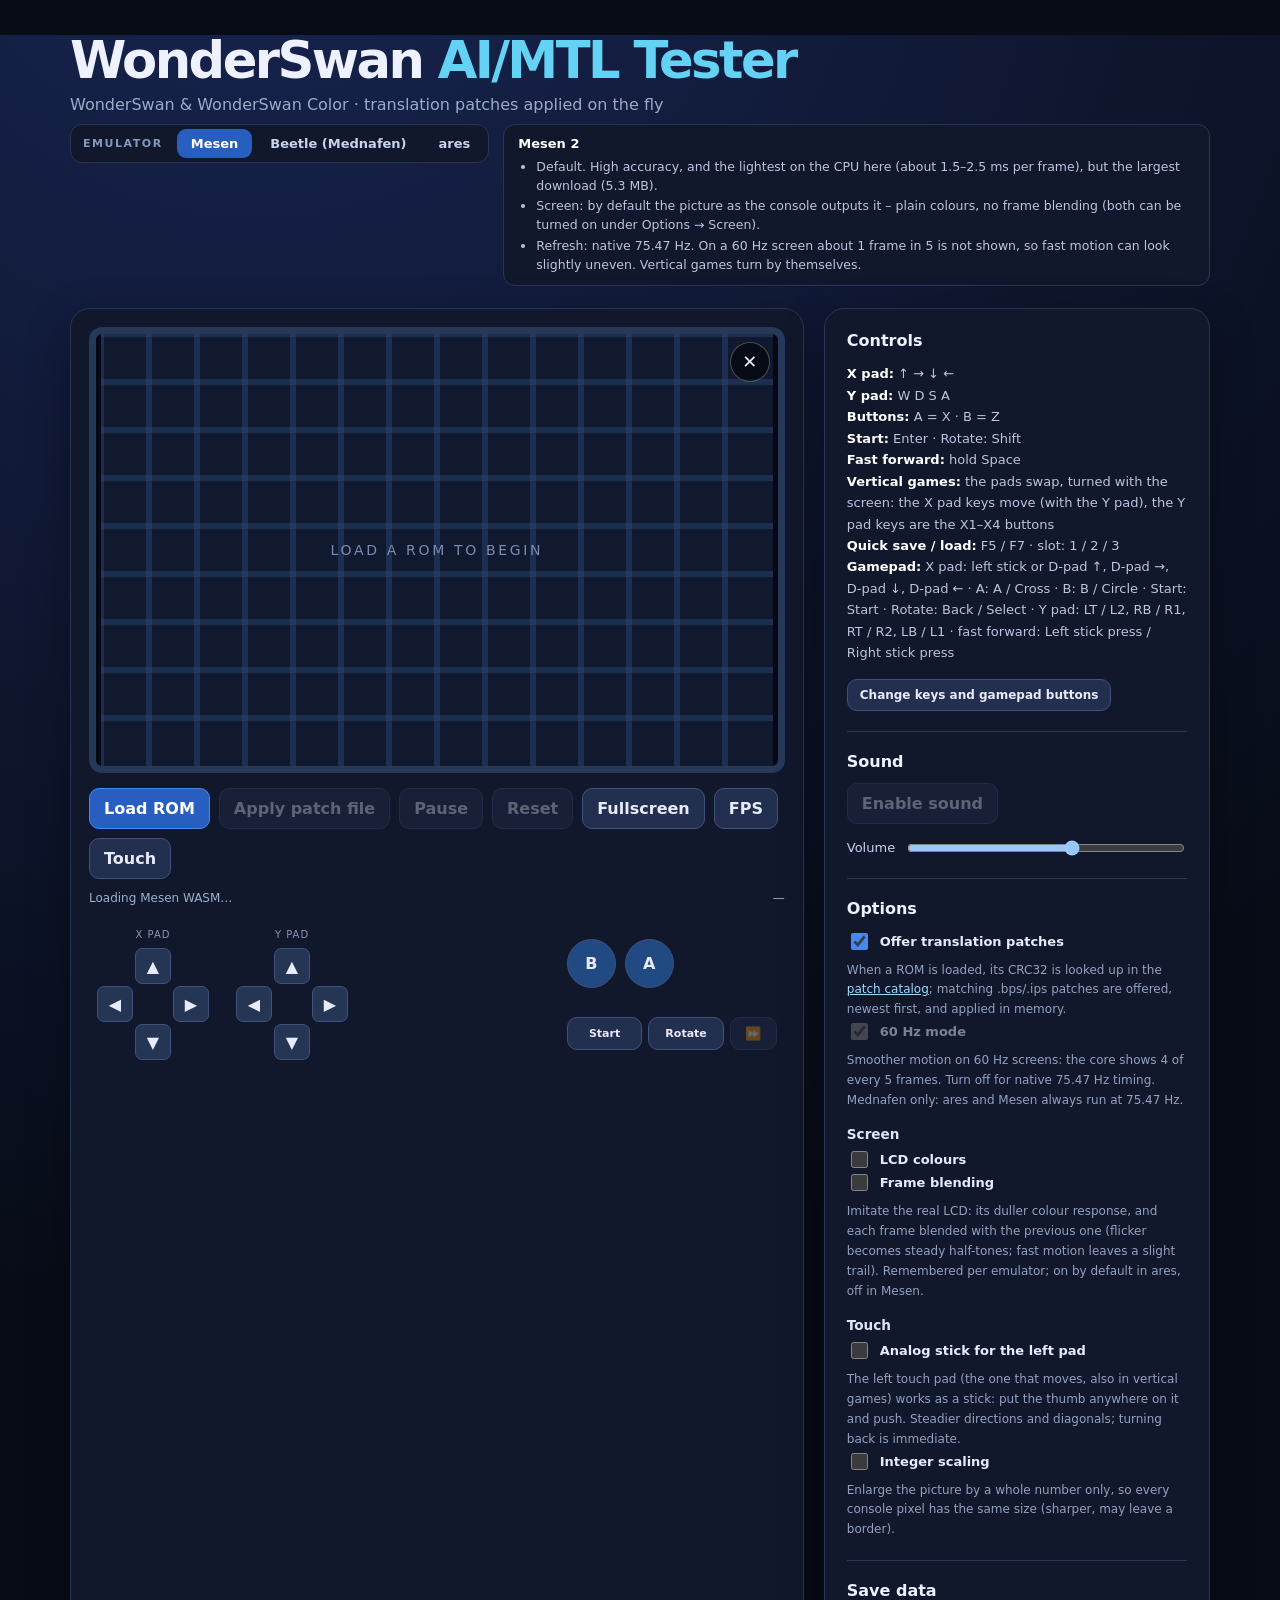
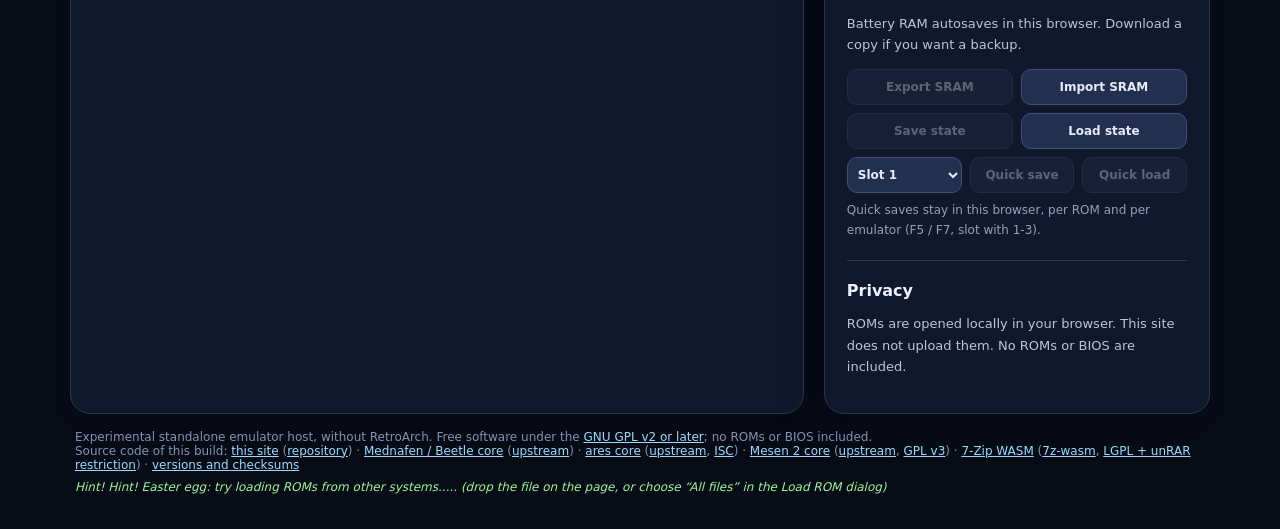
<file: index.html>
<!doctype html>
<html lang="en">
<head>
<meta charset="utf-8">
<meta http-equiv="Content-Security-Policy" content="default-src 'self'; script-src 'self' 'wasm-unsafe-eval' blob:; connect-src 'self' https://raw.githubusercontent.com; img-src 'self' data:; style-src 'self'; font-src 'self'; media-src 'self' blob:; object-src 'none'; base-uri 'none'; form-action 'none'">
<meta name="referrer" content="no-referrer"><meta name="viewport" content="width=device-width, initial-scale=1">
<meta name="theme-color" content="#0b1020">
<title>WonderSwan AI/MTL Tester</title>
<link rel="stylesheet" href="./style.css">
</head>
<body>
<main class="shell">
 <header><h1>WonderSwan <span>AI/MTL Tester</span></h1><p>WonderSwan &amp; WonderSwan Color · translation patches applied on the fly</p>
  <div class="core-row"><fieldset class="core-picker"><legend>Emulator</legend><label><input type="radio" name="core" value="mesen" checked><span>Mesen</span></label><label><input type="radio" name="core" value="beetle"><span>Beetle (Mednafen)</span></label><label><input type="radio" name="core" value="ares"><span>ares</span></label></fieldset>
  <div id="core-info" class="core-info" aria-live="polite"></div></div></header>
 <div class="layout">
 <section class="play-area" aria-label="Emulator">
  <div class="screen-wrap"><canvas id="screen" width="224" height="144" aria-label="WonderSwan screen"></canvas><div id="overlay">LOAD A ROM TO BEGIN</div><div id="fps-counter" class="fps-counter" aria-live="off" hidden></div><button id="fs-exit" class="fs-exit" title="Leave fullscreen" aria-label="Leave fullscreen" hidden>✕</button></div>
  <div class="toolbar"><label class="primary file-button">Load ROM<input type="file" id="rom" accept=".ws,.wsc,.pc2,.zip,.7z" hidden></label><label class="file-button disabled" id="patch-file-label" title="Apply a .bps / .ips patch from this computer to the loaded ROM">Apply patch file<input type="file" id="patch-file" accept=".bps,.ips" hidden disabled></label><button id="pause" disabled>Pause</button><button id="reset" disabled>Reset</button><button id="fullscreen">Fullscreen</button><button id="fps-toggle" aria-pressed="false" title="Show the frames per second the emulator runs, and its speed (100% = the real console)">FPS</button><button id="fs-touch" aria-pressed="false" title="In fullscreen, show the touch controls over the picture">Touch</button></div>
  <div class="status"><span id="status">Initializing…</span><span id="fps">—</span></div><p id="notice" class="notice" role="status" hidden></p>
  <div class="touch-controls" aria-label="Touch controls">
   <div class="pads"><div><small>X PAD</small><div class="dpad"><button class="up" data-bit="4">▲</button><button class="left" data-bit="6">◀</button><button class="right" data-bit="7">▶</button><button class="down" data-bit="5">▼</button></div></div><div><small>Y PAD</small><div class="dpad"><button class="up" data-bit="13">▲</button><button class="left" data-bit="10">◀</button><button class="right" data-bit="11">▶</button><button class="down" data-bit="12">▼</button></div></div></div>
   <div class="action-pad"><button class="bubble" data-bit="0">B</button><button class="bubble" data-bit="8">A</button><div class="small-buttons"><button data-bit="3">Start</button><button data-bit="2">Rotate</button><button id="ff" class="ff" disabled title="Fast forward while held (Space)">⏩</button></div></div>
  </div>
 </section>
 <aside class="settings">
  <h2>Controls</h2><p id="controls-help"></p><button id="remap" class="remap">Change keys and gamepad buttons</button>
  <hr><h2>Sound</h2><button id="sound" aria-pressed="false" disabled>Enable sound</button><div class="volume"><label for="volume">Volume</label><input id="volume" type="range" min="0" max="100" value="60"></div>
  <hr><h2>Options</h2><label class="check"><input type="checkbox" id="opt-patches" checked> Offer translation patches</label><p class="hint">When a ROM is loaded, its CRC32 is looked up in the <a href="https://github.com/mariovirgili/WonderSwan_bps_repo/blob/main/TITLES.md" target="_blank" rel="noopener">patch catalog</a>; matching .bps/.ips patches are offered, newest first, and applied in memory.</p>
  <label class="check"><input type="checkbox" id="opt-60hz" checked> 60 Hz mode</label><p class="hint">Smoother motion on 60 Hz screens: the core shows 4 of every 5 frames. Turn off for native 75.47 Hz timing.<span id="opt-60hz-note" hidden> Mednafen only: ares and Mesen always run at 75.47 Hz.</span></p>
  <h3>Screen</h3><label class="check"><input type="checkbox" id="opt-lcd"> LCD colours</label><label class="check"><input type="checkbox" id="opt-blend"> Frame blending</label><p class="hint">Imitate the real LCD: its duller colour response, and each frame blended with the previous one (flicker becomes steady half-tones; fast motion leaves a slight trail). Remembered per emulator; on by default in ares, off in Mesen.<span id="opt-screen-note" hidden> Mesen and ares only.</span></p>
  <h3>Touch</h3><label class="check"><input type="checkbox" id="opt-stick"> Analog stick for the left pad</label><p class="hint">The left touch pad (the one that moves, also in vertical games) works as a stick: put the thumb anywhere on it and push. Steadier directions and diagonals; turning back is immediate.</p>
  <label class="check"><input type="checkbox" id="opt-integer"> Integer scaling</label><p class="hint">Enlarge the picture by a whole number only, so every console pixel has the same size (sharper, may leave a border).</p>
  <hr><h2>Save data</h2><p>Battery RAM autosaves in this browser. Download a copy if you want a backup.</p><div class="button-grid"><button id="export-save" disabled>Export SRAM</button><label class="button-like">Import SRAM<input id="import-save" type="file" accept=".sav,.srm" hidden></label><button id="export-state" disabled>Save state</button><label class="button-like">Load state<input id="import-state" type="file" accept=".state,.bin" hidden></label></div><div class="quick"><select id="slot" aria-label="Quick-save slot"><option value="1">Slot 1</option><option value="2">Slot 2</option><option value="3">Slot 3</option></select><button id="qsave" disabled>Quick save</button><button id="qload" disabled>Quick load</button></div><p class="hint">Quick saves stay in this browser, per ROM and per emulator (F5 / F7, slot with 1-3).</p>
  <hr><h2>Privacy</h2><p>ROMs are opened locally in your browser. This site does not upload them. No ROMs or BIOS are included.</p>
 </aside>
 </div>
 <footer>Experimental standalone emulator host, without RetroArch. Free software under the <a href="./COPYING" target="_blank">GNU GPL v2 or later</a>; no ROMs or BIOS included.<br>
  Source code of this build: <a href="./source/wonderswan-ai-mtl-tester-source.tar.gz">this site</a> (<a href="https://github.com/mariovirgili/wonderswan-web" target="_blank" rel="noopener">repository</a>) ·
  <a href="./source/beetle-wswan-source.tar.gz">Mednafen / Beetle core</a> (<a href="https://github.com/libretro/beetle-wswan-libretro" target="_blank" rel="noopener">upstream</a>) ·
  <a href="./source/ares-source.tar.gz">ares core</a> (<a href="https://github.com/ares-emulator/ares" target="_blank" rel="noopener">upstream</a>, <a href="./ares-LICENSE.txt" target="_blank">ISC</a>) ·
  <a href="./source/mesen-source.tar.gz">Mesen 2 core</a> (<a href="https://github.com/libretro/MesenCE" target="_blank" rel="noopener">upstream</a>, <a href="./mesen-LICENSE.txt" target="_blank">GPL v3</a>) ·
  <a href="./source/7z-wasm-1.2.0-source.tar.gz">7-Zip WASM</a> (<a href="https://github.com/use-strict/7z-wasm" target="_blank" rel="noopener">7z-wasm</a>, <a href="./vendor/7z/License.txt" target="_blank">LGPL + unRAR restriction</a>) ·
  <a href="./source/SOURCES.txt" target="_blank">versions and checksums</a><br>
  <span class="hint-egg">Hint! Hint! Easter egg: try loading ROMs from other systems..... (drop the file on the page, or choose “All files” in the Load ROM dialog)</span></footer>
</main>
<dialog id="patch-dialog" aria-labelledby="patch-title">
 <form method="dialog" class="patch-form">
  <h2 id="patch-title">Translation patches available</h2>
  <p id="patch-rom" class="patch-rom"></p>
  <p id="patch-count" class="hint"></p>
  <div id="patch-list" class="patch-list" role="radiogroup" aria-labelledby="patch-title"></div>
  <div class="patch-actions"><button value="original" type="submit">Play original</button><button value="apply" type="submit" class="primary" id="patch-apply">Apply patch and play</button></div>
 </form>
</dialog>
<dialog id="keys-dialog" aria-labelledby="keys-title">
 <form method="dialog" class="patch-form">
  <h2 id="keys-title">Keys and gamepad buttons</h2>
  <p class="hint">Click a key or button, then press the new one (Esc cancels). Saved in this browser. F5 / F7 (quick save / load) and 1–3 (slot) stay as they are; the gamepad's left stick always moves the X pad.</p>
  <table class="keys-table"><thead><tr><th>WonderSwan</th><th>Keyboard</th><th>Gamepad</th></tr></thead><tbody id="keys-rows"></tbody></table>
  <div class="patch-actions"><button type="button" id="keys-reset">Reset to defaults</button><button value="done" type="submit" class="primary">Done</button></div>
 </form>
</dialog>
<dialog id="rom-dialog" aria-labelledby="rom-title">
 <form method="dialog" class="patch-form">
  <h2 id="rom-title">Choose a ROM</h2>
  <p id="rom-archive" class="patch-rom"></p>
  <div id="rom-list" class="patch-list" role="radiogroup" aria-labelledby="rom-title"></div>
  <div class="patch-actions"><button value="cancel" type="submit">Cancel</button><button value="ok" type="submit" class="primary" id="rom-ok">Load</button></div>
 </form>
</dialog>
<script src="./archive.js" defer></script><script src="./patches.js" defer></script><script src="./app.js" defer></script>
</body></html>
</file>
<file: style.css>
:root{color-scheme:dark;font-family:system-ui,-apple-system,Segoe UI,Arial,sans-serif;color:#eef1ff;background:#080c17}*{box-sizing:border-box}body{margin:0;background:radial-gradient(circle at 20% -10%,#182552,transparent 60%),#080c17}.shell{width:min(1140px,96vw);margin:35px auto}header{margin-bottom:22px}h1{font-size:clamp(2rem,5vw,3.2rem);letter-spacing:-.05em;line-height:1;margin:9px 0}h1 span{color:#64d2f4}header p{color:#9daac7;margin:7px 0}.tag{font-size:11px;letter-spacing:.19em;font-weight:800;color:#7f9fee}h2{font-size:1rem;margin:0 0 12px}.layout{display:grid;grid-template-columns:minmax(0,1.9fr) minmax(260px,1fr);gap:20px}.play-area,.settings{background:#11182b;border:1px solid #293653;border-radius:20px;padding:18px;box-shadow:0 15px 45px #0005}.screen-wrap{min-height:240px;border-radius:13px;position:relative;background:#060913;border:7px solid #263958;display:grid;place-items:center;overflow:hidden}.screen-wrap canvas{width:min(100%,672px);max-height:70vh;image-rendering:pixelated;image-rendering:crisp-edges;aspect-ratio:224/144;background:#0a1225;object-fit:contain}.screen-wrap canvas.portrait{width:min(65%,340px);aspect-ratio:144/224}.screen-wrap:fullscreen,.screen-wrap.pseudo-full{background:#090e1a}.screen-wrap:fullscreen,.screen-wrap.pseudo-full{border:0;border-radius:0}.screen-wrap:fullscreen canvas,.screen-wrap.pseudo-full canvas{position:absolute;inset:0;margin:auto;width:100%;height:100%;max-height:100%;aspect-ratio:auto;object-fit:contain}.screen-wrap.pseudo-full{position:fixed;inset:0;z-index:50;border:0;border-radius:0;min-height:0}.fs-exit{position:absolute;top:max(8px,env(safe-area-inset-top));right:max(8px,env(safe-area-inset-right));z-index:3;width:40px;height:40px;padding:0;border-radius:50%;background:#0008;border-color:#fff4;font-size:18px;line-height:1}.touch-controls.on-screen{position:absolute;left:0;right:0;bottom:0;z-index:2;display:flex;justify-content:space-between;align-items:flex-end;gap:10px;padding:10px max(12px,env(safe-area-inset-right)) max(14px,env(safe-area-inset-bottom)) max(12px,env(safe-area-inset-left));pointer-events:none;opacity:.6}.touch-controls.on-screen>*{pointer-events:auto}.touch-controls.on-screen small{display:none}.touch-controls.on-screen button{background:#ffffff1f;border-color:#ffffff66;color:#fff;-webkit-user-select:none;user-select:none}.touch-controls.on-screen .pads{gap:12px}.touch-controls.on-screen button:hover:not(:disabled){background:#ffffff1f}.touch-controls.on-screen button.pressed{background:#55abdfcc!important}@media (orientation:portrait){.screen-wrap:has(.on-screen) canvas{object-position:50% 22%}}.touch-controls.on-screen .dpad{grid-template-columns:repeat(3,clamp(34px,10vmin,52px));grid-template-rows:repeat(3,clamp(34px,10vmin,52px))}@media (orientation:landscape){.touch-controls.on-screen .dpad.stick-mode{grid-template-columns:repeat(3,clamp(44px,12vmin,62px));grid-template-rows:repeat(3,clamp(44px,12vmin,62px))}}.touch-controls.on-screen .bubble{width:clamp(50px,14vmin,70px);height:clamp(50px,14vmin,70px);font-size:1.2em}.touch-controls.on-screen .action-pad{max-width:clamp(150px,36vmin,220px);justify-content:flex-end}@media (orientation:landscape){.touch-controls.on-screen{top:0;align-items:center}.touch-controls.on-screen .pads{flex-direction:column;gap:18px}}.fps-counter{position:absolute;top:6px;left:6px;padding:2px 7px;border-radius:6px;background:#000a;color:#9df59d;font:700 12px/1.4 ui-monospace,SFMono-Regular,Menlo,Consolas,monospace;pointer-events:none;white-space:nowrap}#fs-touch[aria-pressed=true],#fps-toggle[aria-pressed=true]{background:#275ec0;border-color:#4688f2}#overlay{position:absolute;color:#7a8baf;letter-spacing:.19em;font-size:clamp(10px,1.5vw,14px);pointer-events:none;text-align:center}.toolbar{display:flex;flex-wrap:wrap;gap:9px;margin-top:15px}button,.file-button,.button-like{font:inherit;font-weight:700;border:1px solid #40517b;color:#e7ebfc;background:#222f4e;border-radius:10px;padding:10px 14px;cursor:pointer;touch-action:none;display:inline-block;text-align:center}button:hover:not(:disabled),.file-button:hover,.button-like:hover{background:#334772}button:disabled{opacity:.36;cursor:not-allowed}.primary{background:#275ec0;border-color:#4688f2;color:white}.status{display:flex;justify-content:space-between;gap:10px;color:#9ab0cd;font-size:12px;margin-top:12px;min-height:18px}.settings{padding:22px}.settings p{font-size:13px;color:#bac5df;line-height:1.65}.settings b{color:white}.settings hr{border:0;border-top:1px solid #2b3753;margin:20px 0}.button-grid{display:grid;grid-template-columns:1fr 1fr;gap:8px}.button-grid button,.button-grid .button-like{font-size:12px;padding:10px 5px}.volume{display:flex;align-items:center;gap:10px;margin-top:14px;color:#c9d3ed;font-size:13px}.volume input{flex:1;min-width:0}.touch-controls,.touch-controls *{touch-action:none;-webkit-touch-callout:none;-webkit-user-select:none;user-select:none}.screen-wrap:fullscreen,.screen-wrap.pseudo-full{touch-action:none}.touch-controls{display:flex;justify-content:space-between;gap:18px;padding:20px 8px 3px;user-select:none}.pads{display:flex;gap:27px}.pads small{color:#8498bb;display:block;text-align:center;font-size:10px;margin-bottom:8px;letter-spacing:.1em}.dpad{position:relative;display:grid;grid-template-columns:repeat(3,36px);grid-template-rows:repeat(3,36px);gap:2px}.dpad button{padding:0;border-radius:7px;background:#253654}.dpad .up{grid-column:2;grid-row:1}.dpad .left{grid-column:1;grid-row:2}.dpad .right{grid-column:3;grid-row:2}.dpad .down{grid-column:2;grid-row:3}.dpad .knob{display:none}.dpad.stick-mode{border-radius:50%;background:radial-gradient(circle,#ffffff14 0 55%,#ffffff08 56%);box-shadow:inset 0 0 0 2px #ffffff40}.dpad.stick-mode button{visibility:hidden}.dpad.stick-mode .knob{display:block;position:absolute;left:30%;top:30%;width:40%;height:40%;border-radius:50%;background:#7aa7e6aa;border:2px solid #ffffffaa;pointer-events:none;transform:translate(var(--kx,0px),var(--ky,0px))}.dpad.stick-mode.stick-active .knob{background:#55abdfdd}.touch-controls button.pressed{background:#55abdf!important;color:#071022}.action-pad{display:flex;align-items:center;gap:9px;flex-wrap:wrap;max-width:210px}.bubble{width:49px;height:49px;border-radius:50%;padding:0;background:#214a83}.small-buttons{display:flex;gap:6px;width:100%}.small-buttons button{flex:1;font-size:11px;padding:8px 1px}footer{font-size:12px;color:#8392b4;margin:16px 5px}.hint-egg{display:inline-block;margin-top:8px;color:#9df59d;font-style:italic}a{color:#9ddafd}@media(max-width:840px){.layout{grid-template-columns:1fr}.settings{order:2}.shell{margin:15px auto}.pads{gap:14px}.dpad{grid-template-columns:repeat(3,29px);grid-template-rows:repeat(3,29px)}.screen-wrap{min-height:190px}.touch-controls{padding:18px 0 2px}}
.check{display:flex;align-items:center;gap:9px;font-size:13px;font-weight:700;color:#e7ebfc;cursor:pointer}.check input{width:17px;height:17px;accent-color:#4688f2}.settings p.hint{font-size:12px;color:#93a1c0;margin:8px 0 0}
#sound.active{background:#1f5b45;border-color:#3fa77c}#sound.active:hover:not(:disabled){background:#27704f}
#patch-dialog{background:#11182b;color:#eef1ff;border:1px solid #3a4c74;border-radius:18px;padding:0;width:min(640px,calc(100vw - 32px));max-height:min(86vh,760px);box-shadow:0 25px 70px #000a}#patch-dialog::backdrop{background:#03060ecc}.patch-form{display:flex;flex-direction:column;max-height:min(86vh,760px);padding:20px 22px}.patch-form h2{margin:0 0 6px;font-size:1.15rem}.patch-rom{margin:0;color:#9ddafd;font-size:13px;font-weight:700;overflow-wrap:anywhere}.patch-form .hint{font-size:12px;color:#93a1c0;margin:6px 0 12px}.patch-list{overflow:auto;display:flex;flex-direction:column;gap:8px;padding-right:2px;margin-bottom:16px}.patch-item{display:flex;gap:12px;align-items:flex-start;border:1px solid #2b3753;background:#0d1426;border-radius:12px;padding:11px 12px;cursor:pointer}.patch-item:has(input:checked){border-color:#4688f2;background:#152547}.patch-item input{margin-top:3px;accent-color:#4688f2;width:17px;height:17px;flex:none}.patch-text{display:flex;flex-direction:column;gap:3px;min-width:0}.patch-text strong{font-size:14px}.patch-variant{font-size:12px;color:#aebbd8;overflow-wrap:anywhere}.patch-meta{display:flex;flex-wrap:wrap;gap:5px;align-items:center;margin-top:3px;font-size:11px;color:#93a1c0}.chip{border:1px solid #3a4c74;border-radius:999px;padding:1px 8px;color:#d6def3}.chip.new{border-color:#3fa77c;color:#7fe0b5}.chip.old{border-color:#7a5a3a;color:#e0b07f}.patch-src{margin-left:2px}.patch-actions{display:flex;justify-content:flex-end;gap:9px;flex-wrap:wrap}
.patch-group{display:flex;align-items:baseline;gap:8px;margin:10px 2px 0;padding-top:10px;border-top:2px solid #3a4c74;font-size:12px}.patch-group:first-child{margin-top:0;padding-top:0;border-top:0}.patch-group-name{font-weight:800;color:#9ddafd;letter-spacing:.02em}.patch-group-repo{color:#7f8db0;overflow-wrap:anywhere}
/* Emulator core picker (header) */
.core-picker{display:inline-flex;align-items:center;gap:4px;border:1px solid #293653;border-radius:12px;background:#11182b;padding:4px;margin:10px 0 0}
.core-picker legend{float:left;padding:0 10px 0 8px;color:#8498bb;font-size:11px;font-weight:800;letter-spacing:.14em;text-transform:uppercase}
.core-picker label{position:relative;cursor:pointer}
.core-picker input{position:absolute;opacity:0;inset:0;margin:0;cursor:pointer}
.core-picker span{display:block;padding:7px 14px;border-radius:9px;font-size:13px;font-weight:700;color:#c9d3ed}
.core-picker label:hover span{background:#1d2a47}
.core-picker input:checked+span{background:#275ec0;color:#fff}
.core-picker input:focus-visible+span{outline:2px solid #64d2f4;outline-offset:1px}
/* Core picker + what sets the chosen core apart */
.core-row{display:flex;flex-wrap:wrap;align-items:flex-start;gap:14px;margin-top:10px}
.core-row .core-picker{margin:0;flex:none}
.core-info{flex:1 1 360px;min-width:0;max-width:760px;font-size:12.5px;line-height:1.5;color:#bac5df;background:#11182b;border:1px solid #293653;border-radius:12px;padding:9px 14px}
.core-info:empty{display:none}
.core-info strong{color:#fff;font-size:13px}
.core-info ul{margin:4px 0 0;padding-left:18px}
.core-info li{margin:2px 0}
/* Patch file button, fast forward, quick-save slots, screen options */
.file-button.disabled{opacity:.36;cursor:not-allowed;pointer-events:none}
.small-buttons .ff{flex:.6;font-size:13px}
.quick{display:grid;grid-template-columns:1.1fr 1fr 1fr;gap:8px;margin-top:8px}
.quick select{font:inherit;font-size:12px;font-weight:700;color:#e7ebfc;background:#222f4e;border:1px solid #40517b;border-radius:10px;padding:8px 6px;min-width:0}
.quick button{font-size:12px;padding:10px 5px}
.settings h3{font-size:.85rem;margin:16px 0 6px;color:#dfe5f7}
.settings .check input:disabled+*,.settings .check:has(input:disabled){opacity:.5}
/* Controls: remapping */
.remap{font-size:12px;padding:8px 12px;margin-top:2px}
.keys-table{width:100%;border-collapse:collapse;margin:6px 0 4px;font-size:13px}
.keys-table th,.keys-table td{padding:4px 6px;text-align:left;border-bottom:1px solid #26324d}
.keys-table thead th{color:#8498bb;font-size:11px;letter-spacing:.08em;text-transform:uppercase}
.keys-table tbody th{font-weight:600;color:#dfe5f7;white-space:nowrap}
.keys-table .bind{width:100%;font-size:12px;padding:6px 8px;font-weight:600;text-align:left}
.keys-table .bind.waiting{background:#275ec0;border-color:#4688f2}
#keys-dialog{max-width:min(620px,94vw)}
/* Catalog: release notes in the patch dialog; newer-version notice */
.patch-notes{margin-top:6px;font-size:12px;color:#bac5df}
.patch-notes summary{cursor:pointer;color:#9ddafd;font-weight:600;width:max-content}
.patch-notes-text{white-space:pre-wrap;overflow-wrap:anywhere;margin-top:6px;padding:8px 10px;background:#0a1120;border:1px solid #26324d;border-radius:8px;max-height:220px;overflow:auto;line-height:1.5}
.notice{margin:8px 0 0;padding:8px 12px;font-size:12.5px;color:#f3d9a6;background:#2a2112;border:1px solid #6b5326;border-radius:10px}
.notice a{color:#ffd88a}
</file>
